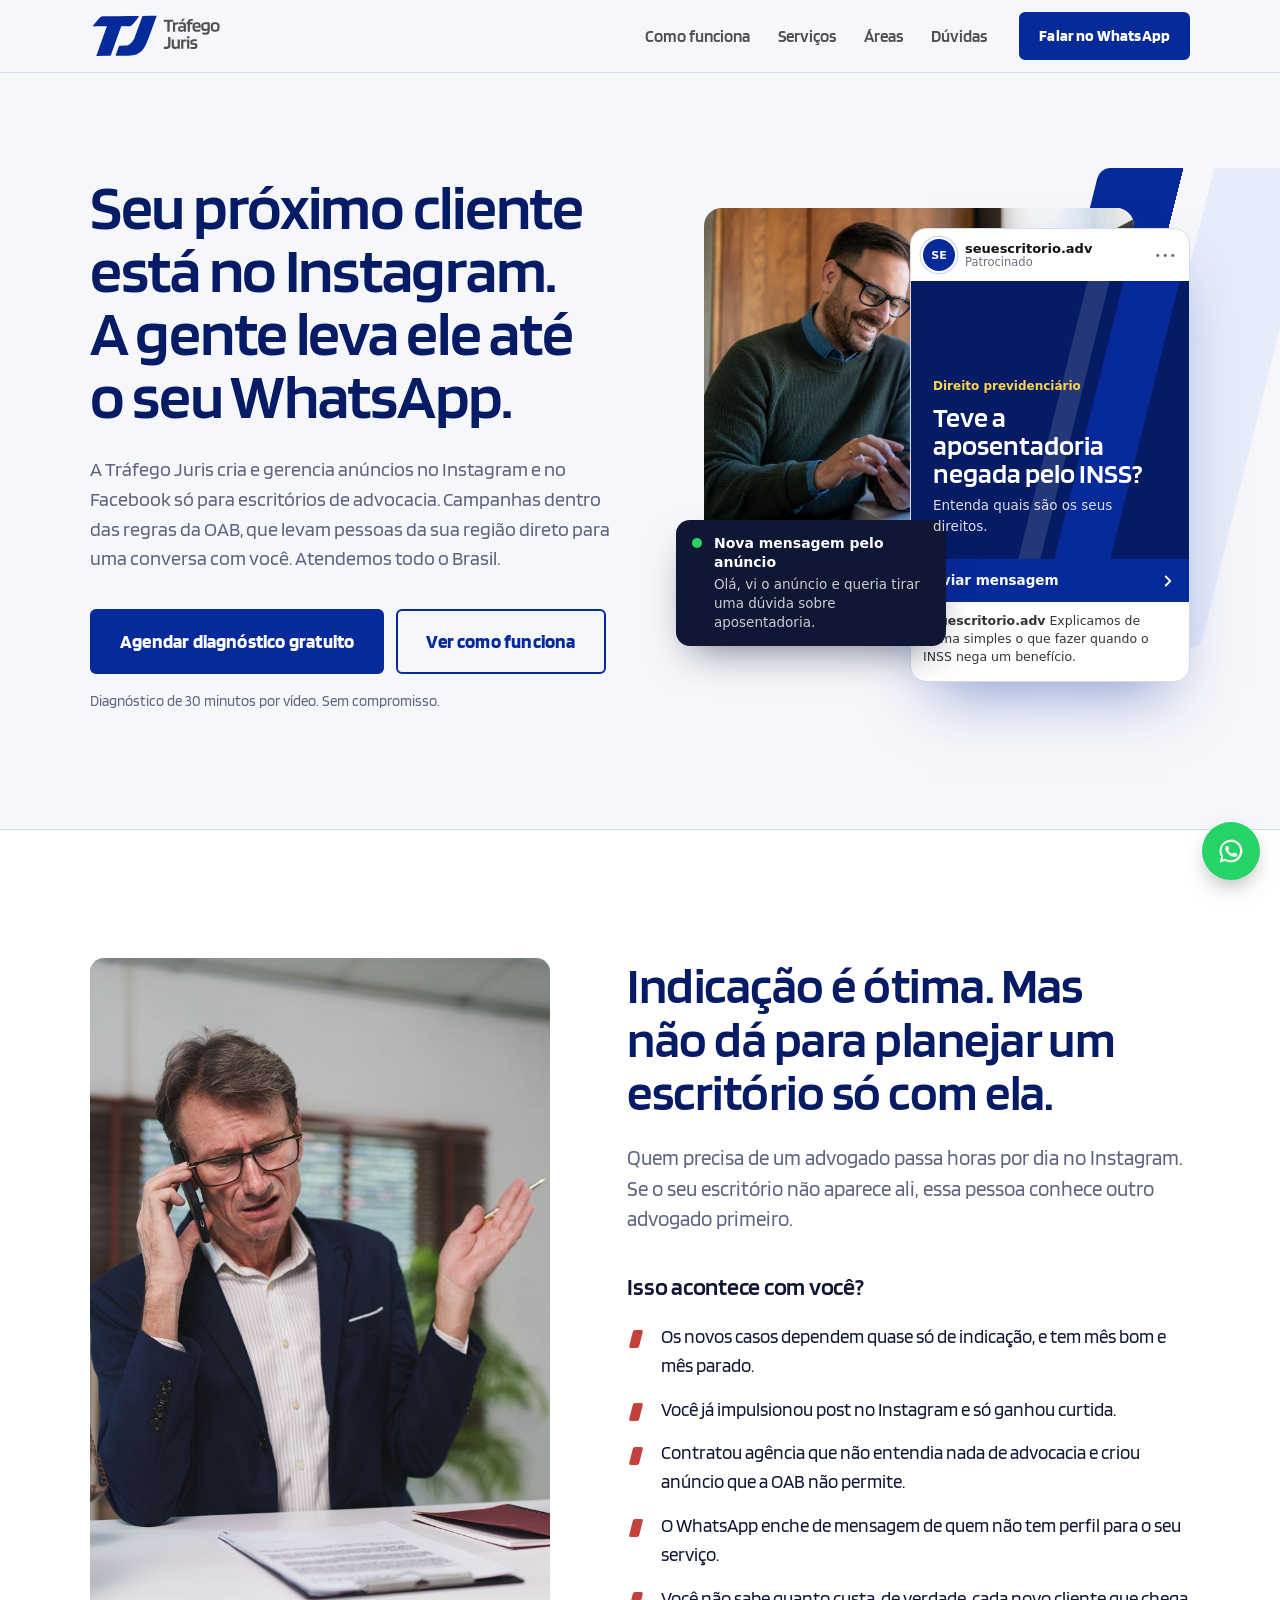
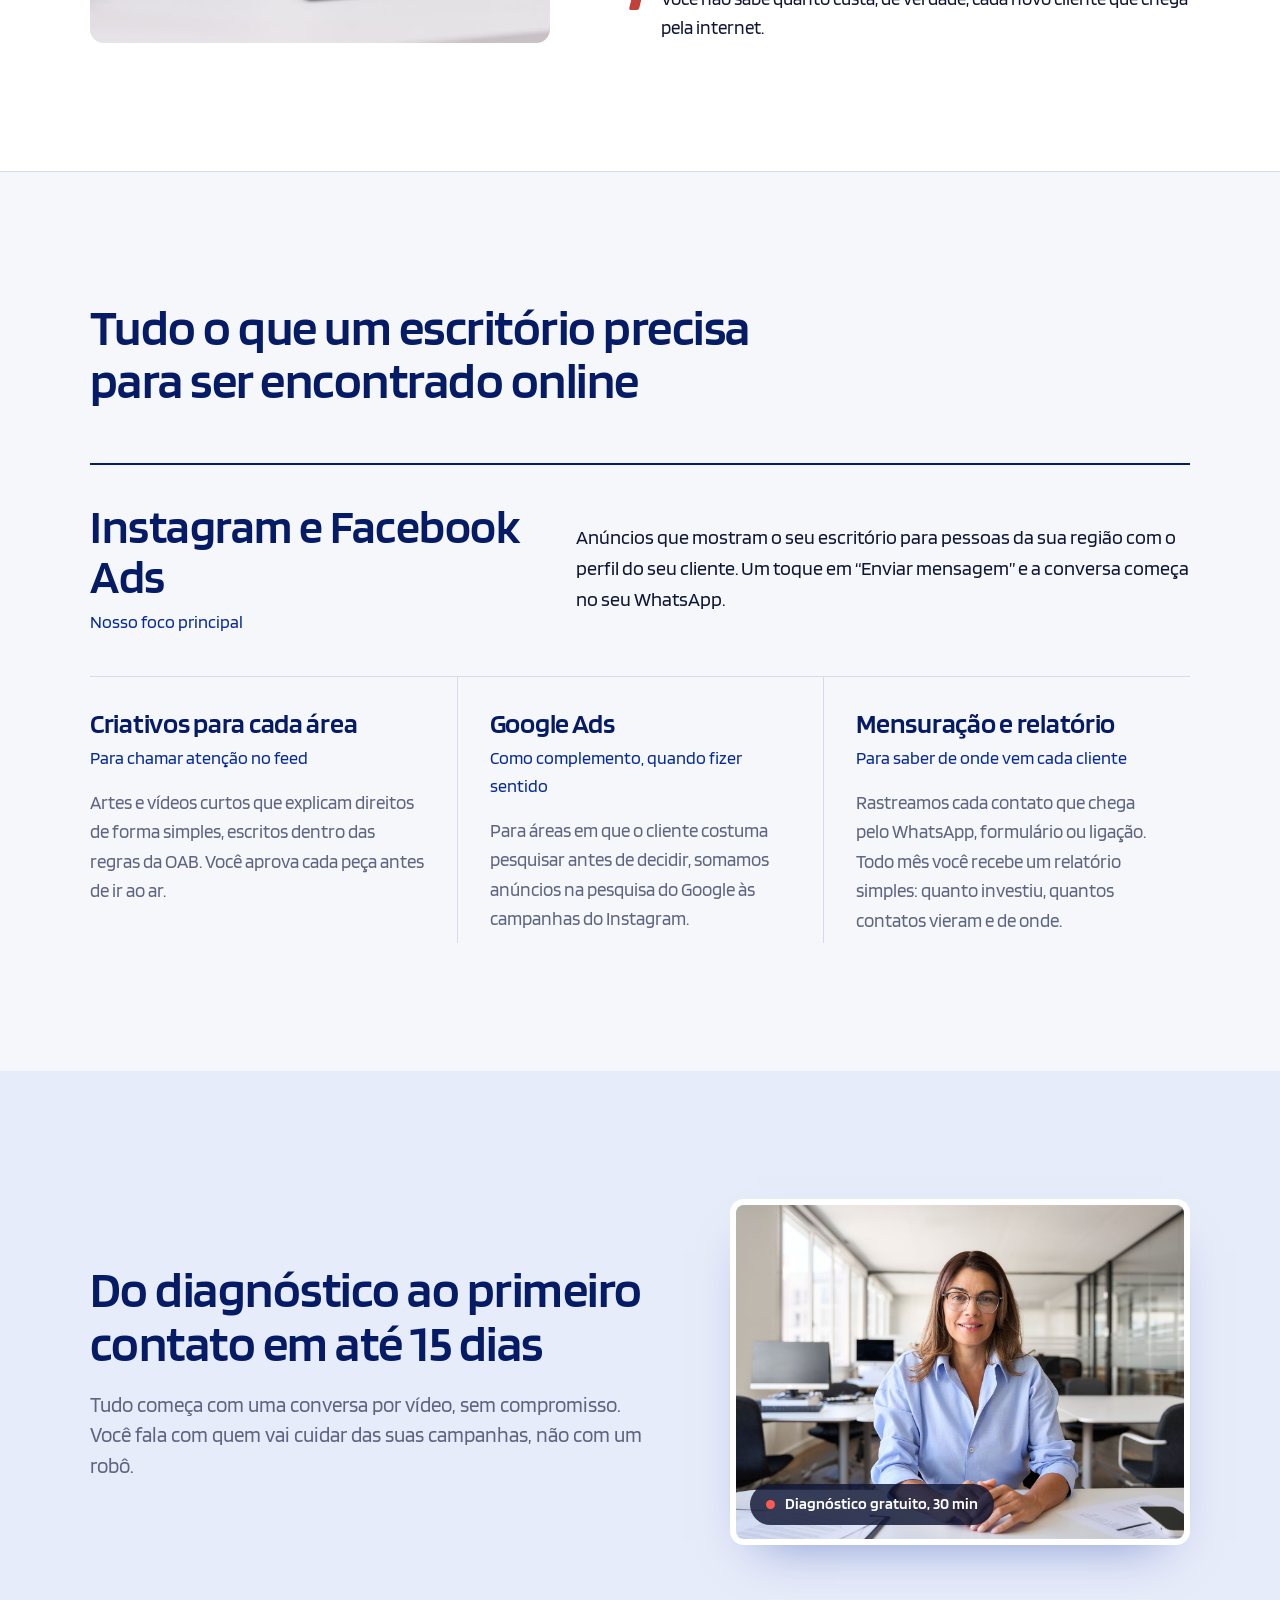
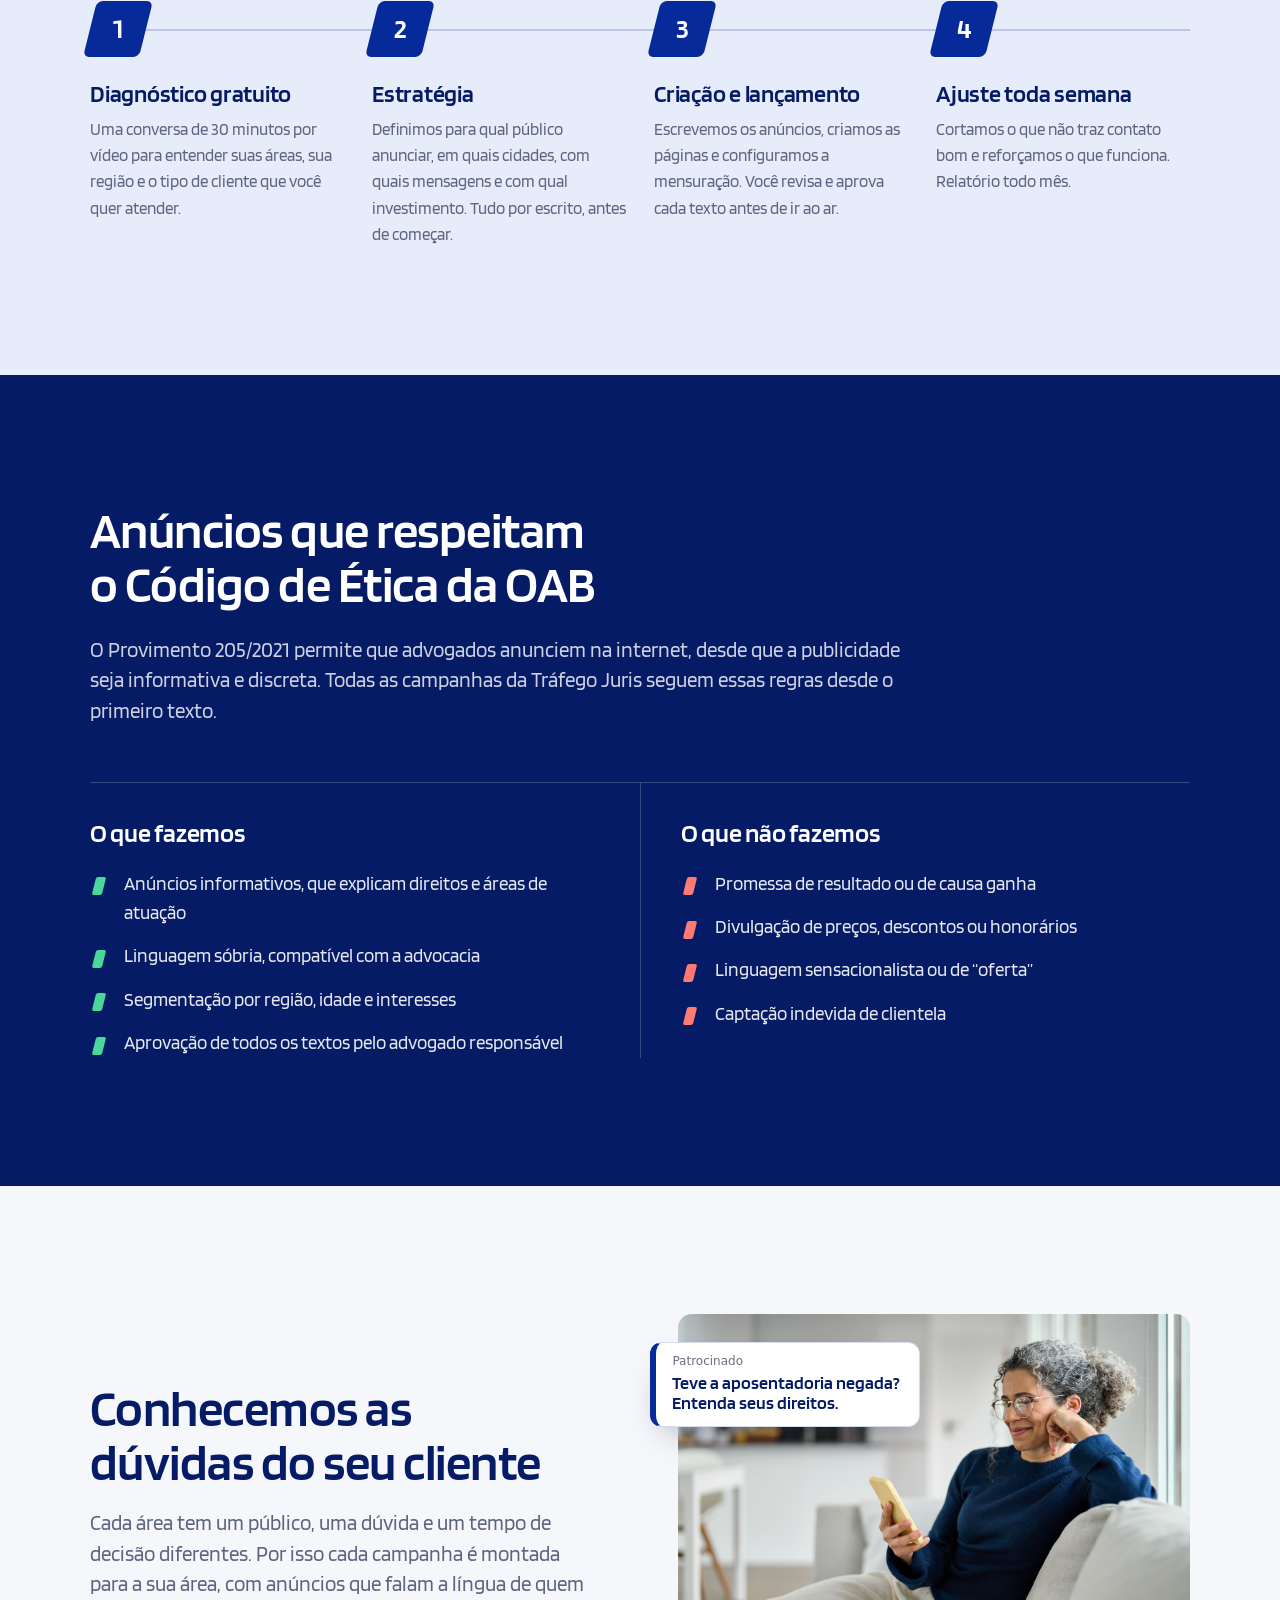
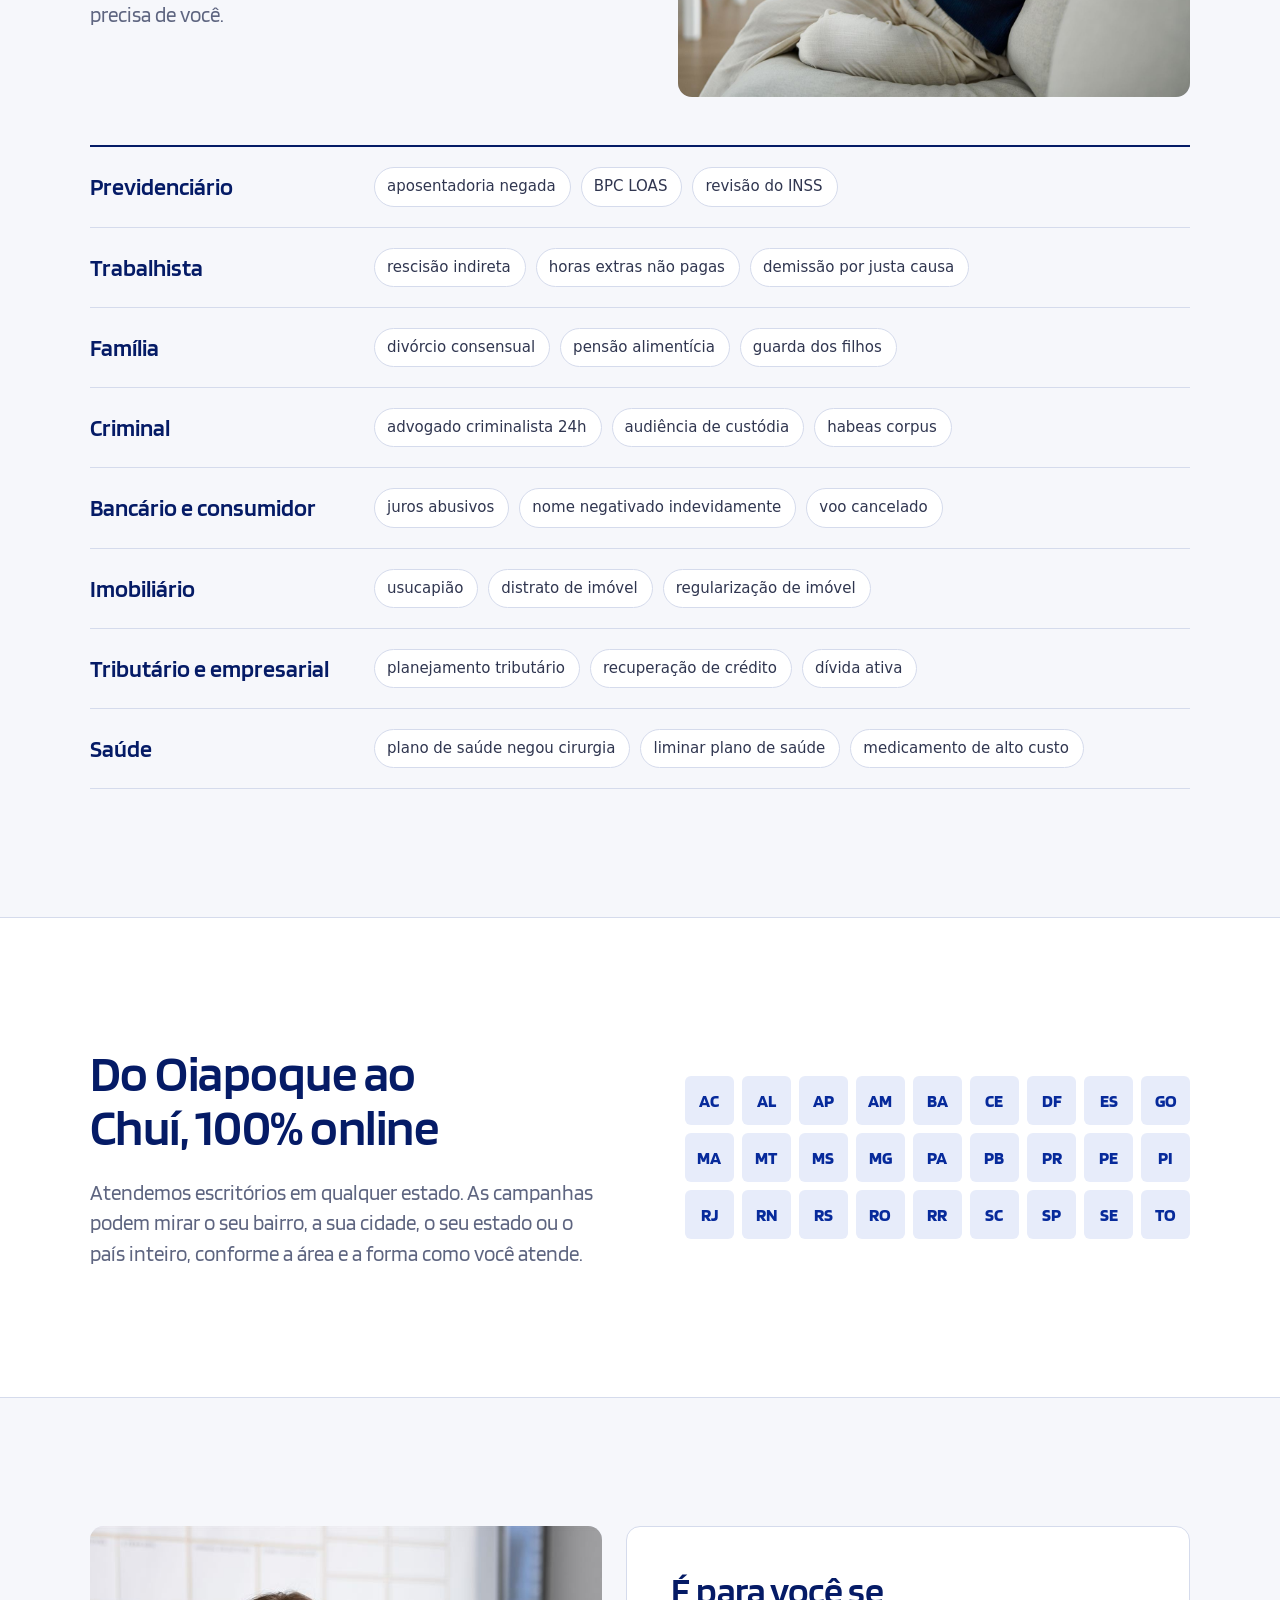
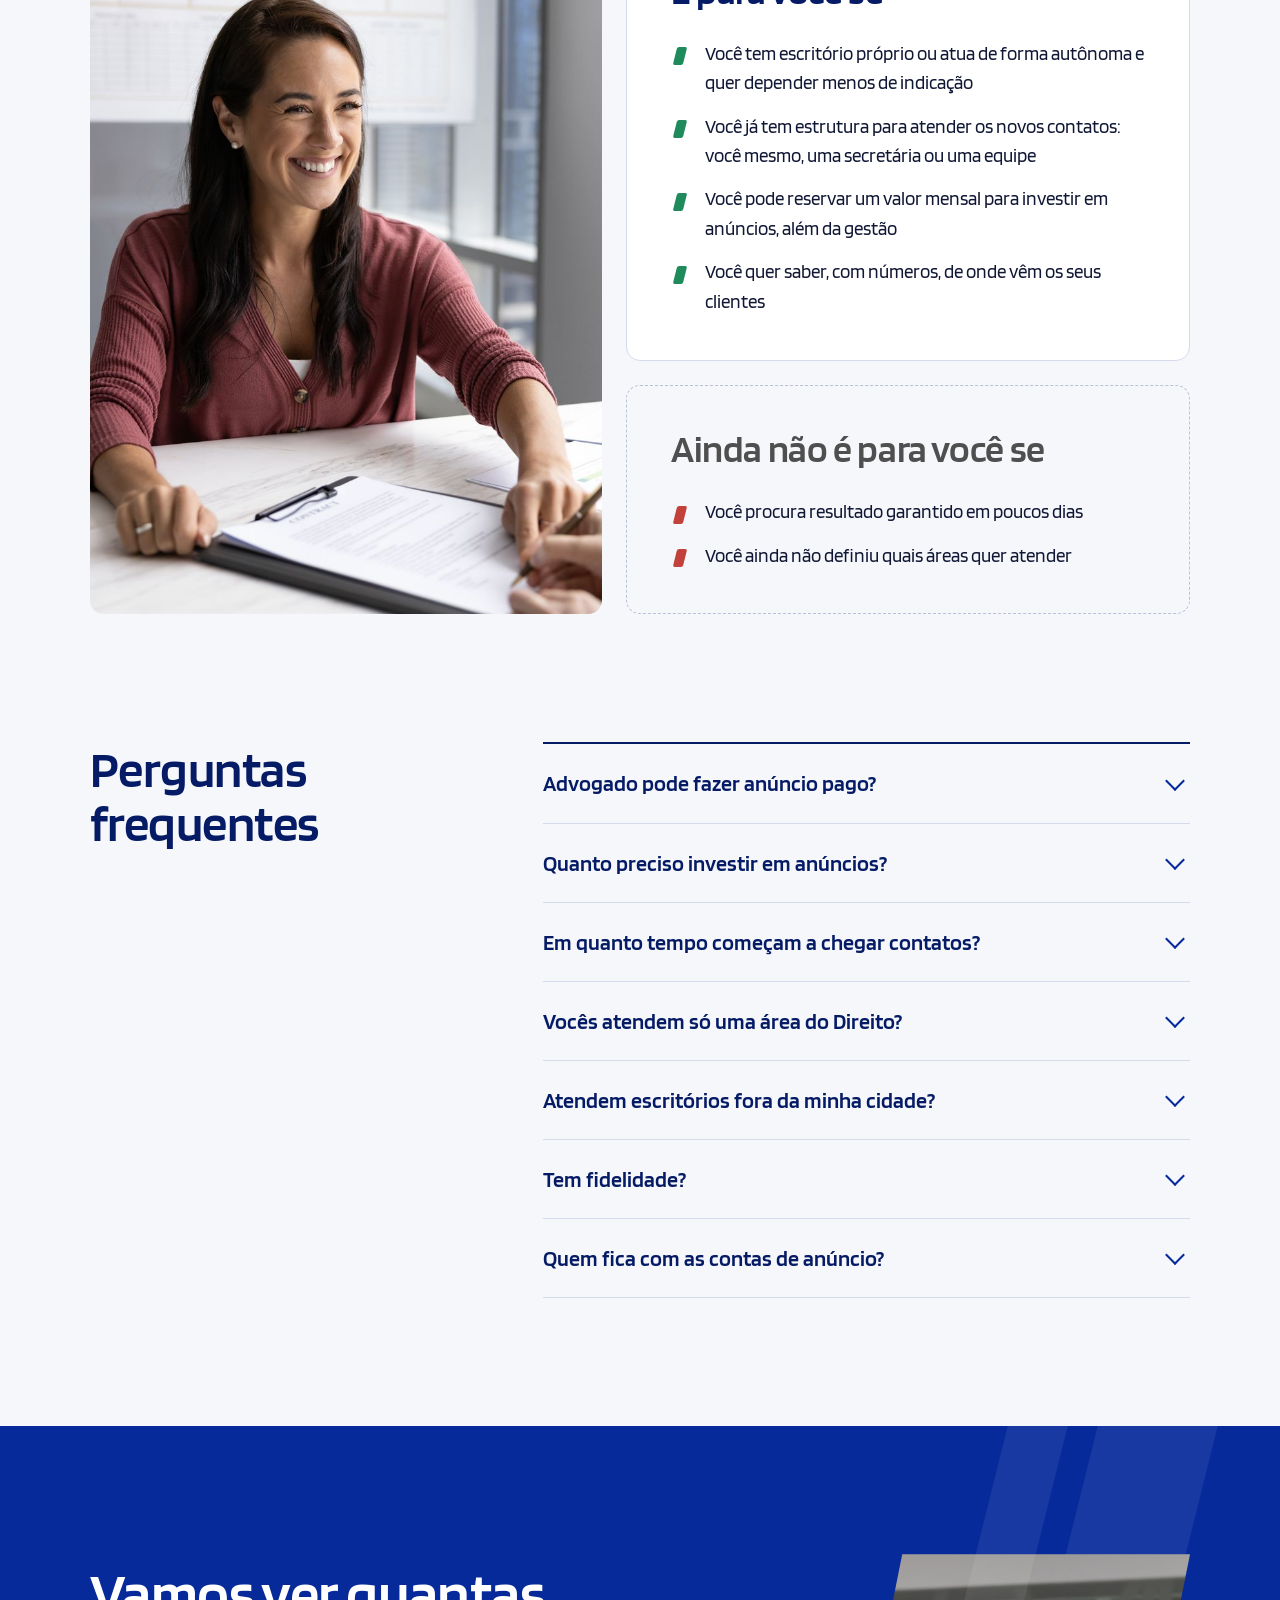
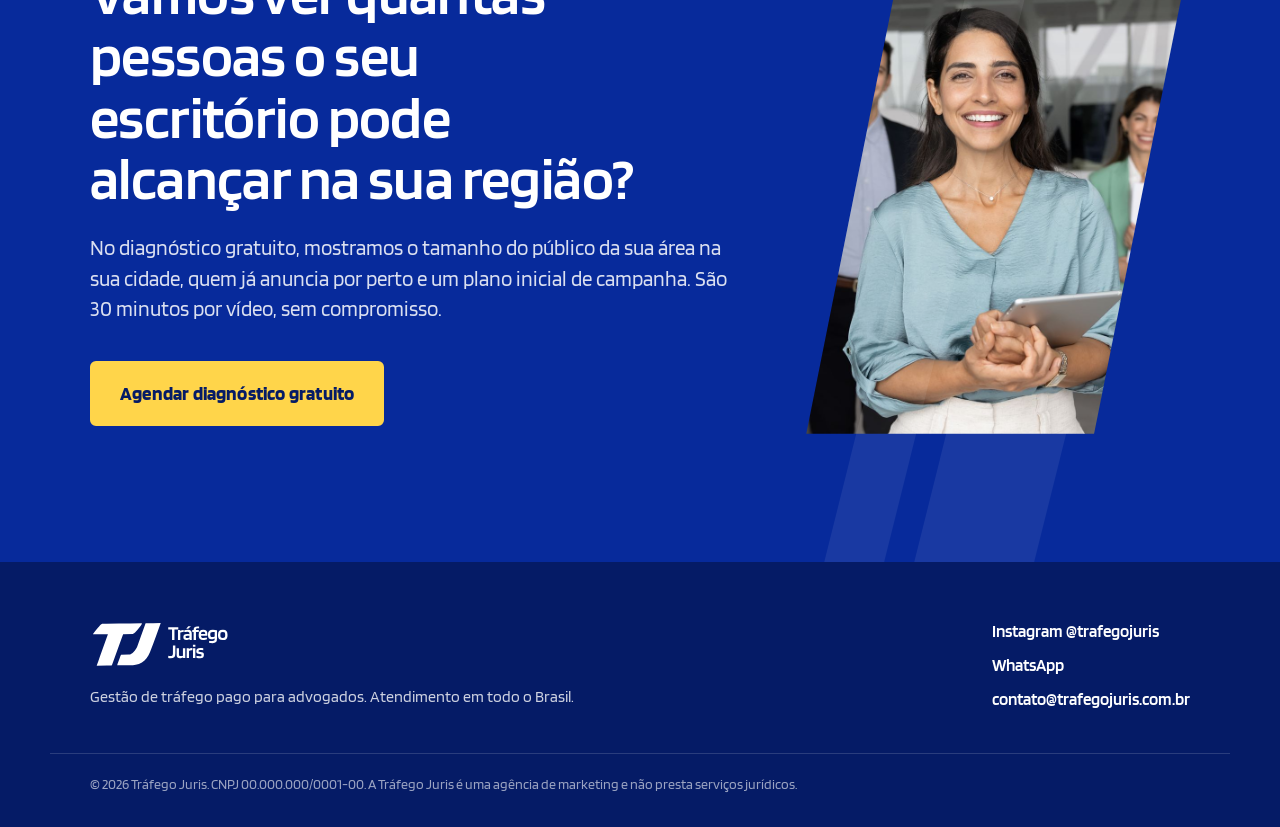
<file: index.html>
<!doctype html>
<html lang="pt-BR">
<head>
  <meta charset="utf-8">
  <meta name="viewport" content="width=device-width, initial-scale=1">
  <title>Tráfego Juris — Tráfego pago para advogados em todo o Brasil</title>
  <meta name="description" content="Anúncios no Instagram e no Facebook feitos só para escritórios de advocacia, dentro das regras da OAB. Atendimento online para todo o Brasil.">
  <meta name="theme-color" content="#072A9B">
  <link rel="icon" href="assets/img/logo-01.svg" type="image/svg+xml">
  <link rel="stylesheet" href="assets/style.css?v=3">
</head>
<body>

<a class="skip" href="#conteudo">Pular para o conteúdo</a>

<header class="topbar">
  <div class="wrap topbar__in">
    <a href="#" class="topbar__logo" aria-label="Tráfego Juris, início">
      <img src="assets/img/logo-01.svg" alt="Tráfego Juris" width="150" height="57">
    </a>
    <nav class="topbar__nav" aria-label="Principal">
      <a href="#como-funciona">Como funciona</a>
      <a href="#servicos">Serviços</a>
      <a href="#areas">Áreas</a>
      <a href="#duvidas">Dúvidas</a>
    </nav>
    <a class="btn btn--small js-wa" href="#">Falar no WhatsApp</a>
  </div>
</header>

<main id="conteudo">

  <!-- HERO -->
  <section class="hero">
    <div class="wrap hero__in">
      <div class="hero__copy">
        <h1>Seu próximo cliente está no Instagram. A gente leva ele até o seu WhatsApp.</h1>
        <p class="lead">A Tráfego Juris cria e gerencia anúncios no Instagram e no Facebook só para escritórios de advocacia. Campanhas dentro das regras da OAB, que levam pessoas da sua região direto para uma conversa com você. Atendemos todo o Brasil.</p>
        <div class="hero__ctas">
          <a class="btn js-wa" href="#">Agendar diagnóstico gratuito</a>
          <a class="btn btn--ghost" href="#como-funciona">Ver como funciona</a>
        </div>
        <p class="hero__note">Diagnóstico de 30 minutos por vídeo. Sem compromisso.</p>
      </div>

      <div class="hero__visual">
      <img class="hero__photo" src="assets/img/hero.jpg" alt="Advogado sorrindo enquanto lê uma mensagem no celular" width="1600" height="1067" fetchpriority="high">
      <article class="post" aria-label="Exemplo: anúncio do seu escritório no feed do Instagram">
        <header class="post__head">
          <span class="post__avatar" aria-hidden="true">SE</span>
          <span class="post__who"><strong>seuescritorio.adv</strong><small>Patrocinado</small></span>
          <span class="post__more" aria-hidden="true">•••</span>
        </header>
        <div class="post__art" id="postArt">
          <p class="post__area" id="postArea">Direito previdenciário</p>
          <p class="post__q" id="postQ">Teve a aposentadoria negada pelo INSS?</p>
          <p class="post__a" id="postA">Entenda quais são os seus direitos.</p>
        </div>
        <div class="post__cta">
          <span>Enviar mensagem</span>
          <svg viewBox="0 0 24 24" width="18" height="18" aria-hidden="true"><path d="M9 6l6 6-6 6" fill="none" stroke="currentColor" stroke-width="2.4" stroke-linecap="round" stroke-linejoin="round"/></svg>
        </div>
        <p class="post__cap"><strong>seuescritorio.adv</strong> <span id="postCap">Explicamos de forma simples o que fazer quando o INSS nega um benefício.</span></p>
      </article>
      <div class="toast" id="toast" aria-hidden="true">
        <span class="toast__dot"></span>
        <div>
          <strong>Nova mensagem pelo anúncio</strong>
          <span id="toastText">Olá, vi o anúncio e queria tirar uma dúvida sobre aposentadoria.</span>
        </div>
      </div>
      </div>
    </div>
  </section>

  <!-- PROBLEMA -->
  <section class="sec problem">
    <div class="wrap problem__in">
      <img class="photo problem__photo" src="assets/img/problema.jpg" alt="Advogado preocupado falando ao telefone em seu escritório" width="1600" height="1067" loading="lazy">
      <div class="problem__text">
        <h2>Indicação é ótima. Mas não dá para planejar um escritório só com ela.</h2>
        <p class="problem__lead">Quem precisa de um advogado passa horas por dia no Instagram. Se o seu escritório não aparece ali, essa pessoa conhece outro advogado primeiro.</p>
        <h3 class="problem__q">Isso acontece com você?</h3>
        <ul class="ticks ticks--x">
          <li>Os novos casos dependem quase só de indicação, e tem mês bom e mês parado.</li>
          <li>Você já impulsionou post no Instagram e só ganhou curtida.</li>
          <li>Contratou agência que não entendia nada de advocacia e criou anúncio que a OAB não permite.</li>
          <li>O WhatsApp enche de mensagem de quem não tem perfil para o seu serviço.</li>
          <li>Você não sabe quanto custa, de verdade, cada novo cliente que chega pela internet.</li>
        </ul>
      </div>
    </div>
  </section>

  <!-- SERVIÇOS -->
  <section class="sec services" id="servicos">
    <div class="wrap">
      <h2 class="sec__title">Tudo o que um escritório precisa para ser encontrado online</h2>
      <div class="services__grid">
        <article class="svc svc--main">
          <h3>Instagram e Facebook Ads</h3>
          <p class="svc__tag">Nosso foco principal</p>
          <p>Anúncios que mostram o seu escritório para pessoas da sua região com o perfil do seu cliente. Um toque em “Enviar mensagem” e a conversa começa no seu WhatsApp.</p>
        </article>
        <article class="svc">
          <h3>Criativos para cada área</h3>
          <p class="svc__tag">Para chamar atenção no feed</p>
          <p>Artes e vídeos curtos que explicam direitos de forma simples, escritos dentro das regras da OAB. Você aprova cada peça antes de ir ao ar.</p>
        </article>
        <article class="svc">
          <h3>Google Ads</h3>
          <p class="svc__tag">Como complemento, quando fizer sentido</p>
          <p>Para áreas em que o cliente costuma pesquisar antes de decidir, somamos anúncios na pesquisa do Google às campanhas do Instagram.</p>
        </article>
        <article class="svc">
          <h3>Mensuração e relatório</h3>
          <p class="svc__tag">Para saber de onde vem cada cliente</p>
          <p>Rastreamos cada contato que chega pelo WhatsApp, formulário ou ligação. Todo mês você recebe um relatório simples: quanto investiu, quantos contatos vieram e de onde.</p>
        </article>
      </div>
    </div>
  </section>

  <!-- COMO FUNCIONA -->
  <section class="sec steps" id="como-funciona">
    <div class="wrap">
      <div class="steps__head">
        <div>
          <h2 class="sec__title">Do diagnóstico ao primeiro contato em até 15 dias</h2>
          <p>Tudo começa com uma conversa por vídeo, sem compromisso. Você fala com quem vai cuidar das suas campanhas, não com um robô.</p>
        </div>
        <figure class="call">
          <img class="photo" src="assets/img/video.jpg" alt="Especialista da Tráfego Juris em uma chamada de vídeo" width="1600" height="1067" loading="lazy">
          <figcaption class="call__bar"><span class="call__live" aria-hidden="true"></span>Diagnóstico gratuito, 30 min</figcaption>
        </figure>
      </div>
      <ol class="steps__list">
        <li>
          <span class="steps__n" aria-hidden="true">1</span>
          <h3>Diagnóstico gratuito</h3>
          <p>Uma conversa de 30 minutos por vídeo para entender suas áreas, sua região e o tipo de cliente que você quer atender.</p>
        </li>
        <li>
          <span class="steps__n" aria-hidden="true">2</span>
          <h3>Estratégia</h3>
          <p>Definimos para qual público anunciar, em quais cidades, com quais mensagens e com qual investimento. Tudo por escrito, antes de começar.</p>
        </li>
        <li>
          <span class="steps__n" aria-hidden="true">3</span>
          <h3>Criação e lançamento</h3>
          <p>Escrevemos os anúncios, criamos as páginas e configuramos a mensuração. Você revisa e aprova cada texto antes de ir ao ar.</p>
        </li>
        <li>
          <span class="steps__n" aria-hidden="true">4</span>
          <h3>Ajuste toda semana</h3>
          <p>Cortamos o que não traz contato bom e reforçamos o que funciona. Relatório todo mês.</p>
        </li>
      </ol>
    </div>
  </section>

  <!-- OAB -->
  <section class="sec ethics">
    <div class="wrap">
      <div class="ethics__head">
        <h2>Anúncios que respeitam o Código de Ética da OAB</h2>
        <p>O Provimento 205/2021 permite que advogados anunciem na internet, desde que a publicidade seja informativa e discreta. Todas as campanhas da Tráfego Juris seguem essas regras desde o primeiro texto.</p>
      </div>
      <div class="ethics__cols">
        <div>
          <h3>O que fazemos</h3>
          <ul class="ticks ticks--ok">
            <li>Anúncios informativos, que explicam direitos e áreas de atuação</li>
            <li>Linguagem sóbria, compatível com a advocacia</li>
            <li>Segmentação por região, idade e interesses</li>
            <li>Aprovação de todos os textos pelo advogado responsável</li>
          </ul>
        </div>
        <div>
          <h3>O que não fazemos</h3>
          <ul class="ticks ticks--x">
            <li>Promessa de resultado ou de causa ganha</li>
            <li>Divulgação de preços, descontos ou honorários</li>
            <li>Linguagem sensacionalista ou de “oferta”</li>
            <li>Captação indevida de clientela</li>
          </ul>
        </div>
      </div>
    </div>
  </section>

  <!-- ÁREAS -->
  <section class="sec areas" id="areas">
    <div class="wrap">
      <div class="areas__head">
        <div>
          <h2 class="sec__title">Conhecemos as dúvidas do seu cliente</h2>
          <p>Cada área tem um público, uma dúvida e um tempo de decisão diferentes. Por isso cada campanha é montada para a sua área, com anúncios que falam a língua de quem precisa de você.</p>
        </div>
        <figure class="searcher">
          <img class="photo" src="assets/img/cliente.jpg" alt="Mulher lendo no celular em casa" width="1600" height="1067" loading="lazy">
          <figcaption class="searcher__q"><small>Patrocinado</small>Teve a aposentadoria negada? Entenda seus direitos.</figcaption>
        </figure>
      </div>
      <dl class="areas__list">
        <div><dt>Previdenciário</dt><dd><span>aposentadoria negada</span><span>BPC LOAS</span><span>revisão do INSS</span></dd></div>
        <div><dt>Trabalhista</dt><dd><span>rescisão indireta</span><span>horas extras não pagas</span><span>demissão por justa causa</span></dd></div>
        <div><dt>Família</dt><dd><span>divórcio consensual</span><span>pensão alimentícia</span><span>guarda dos filhos</span></dd></div>
        <div><dt>Criminal</dt><dd><span>advogado criminalista 24h</span><span>audiência de custódia</span><span>habeas corpus</span></dd></div>
        <div><dt>Bancário e consumidor</dt><dd><span>juros abusivos</span><span>nome negativado indevidamente</span><span>voo cancelado</span></dd></div>
        <div><dt>Imobiliário</dt><dd><span>usucapião</span><span>distrato de imóvel</span><span>regularização de imóvel</span></dd></div>
        <div><dt>Tributário e empresarial</dt><dd><span>planejamento tributário</span><span>recuperação de crédito</span><span>dívida ativa</span></dd></div>
        <div><dt>Saúde</dt><dd><span>plano de saúde negou cirurgia</span><span>liminar plano de saúde</span><span>medicamento de alto custo</span></dd></div>
      </dl>
    </div>
  </section>

  <!-- BRASIL -->
  <section class="sec brasil">
    <div class="wrap brasil__in">
      <div>
        <h2>Do Oiapoque ao Chuí, 100% online</h2>
        <p>Atendemos escritórios em qualquer estado. As campanhas podem mirar o seu bairro, a sua cidade, o seu estado ou o país inteiro, conforme a área e a forma como você atende.</p>
      </div>
      <ul class="ufs" aria-label="Estados atendidos: todos os 26 estados e o Distrito Federal">
        <li>AC</li><li>AL</li><li>AP</li><li>AM</li><li>BA</li><li>CE</li><li>DF</li><li>ES</li><li>GO</li>
        <li>MA</li><li>MT</li><li>MS</li><li>MG</li><li>PA</li><li>PB</li><li>PR</li><li>PE</li><li>PI</li>
        <li>RJ</li><li>RN</li><li>RS</li><li>RO</li><li>RR</li><li>SC</li><li>SP</li><li>SE</li><li>TO</li>
      </ul>
    </div>
  </section>

  <!-- PARA QUEM -->
  <section class="sec fit">
    <div class="wrap fit__in">
      <img class="photo fit__photo" src="assets/img/atendimento.jpg" alt="Advogada sorridente atendendo uma cliente" width="1600" height="1067" loading="lazy">
      <div class="fit__yes">
        <h2>É para você se</h2>
        <ul class="ticks ticks--ok">
          <li>Você tem escritório próprio ou atua de forma autônoma e quer depender menos de indicação</li>
          <li>Você já tem estrutura para atender os novos contatos: você mesmo, uma secretária ou uma equipe</li>
          <li>Você pode reservar um valor mensal para investir em anúncios, além da gestão</li>
          <li>Você quer saber, com números, de onde vêm os seus clientes</li>
        </ul>
      </div>
      <div class="fit__no">
        <h2>Ainda não é para você se</h2>
        <ul class="ticks ticks--x">
          <li>Você procura resultado garantido em poucos dias</li>
          <li>Você ainda não definiu quais áreas quer atender</li>
        </ul>
      </div>
    </div>
  </section>

  <!-- FAQ -->
  <section class="sec faq" id="duvidas">
    <div class="wrap faq__in">
      <h2 class="sec__title">Perguntas frequentes</h2>
      <div class="faq__list">
        <details>
          <summary>Advogado pode fazer anúncio pago?</summary>
          <p>Pode. O Provimento 205/2021 da OAB autoriza o impulsionamento e os anúncios pagos, desde que o conteúdo seja informativo, sem promessa de resultado e sem divulgação de preços.</p>
        </details>
        <details>
          <summary>Quanto preciso investir em anúncios?</summary>
          <p>Depende da área, da cidade e da concorrência. No diagnóstico gratuito mostramos uma estimativa para o seu caso. O valor dos anúncios é pago diretamente à Meta (e ao Google, quando usado), separado da nossa gestão.</p>
        </details>
        <details>
          <summary>Em quanto tempo começam a chegar contatos?</summary>
          <p>No Instagram e no Facebook, as primeiras mensagens costumam chegar nas primeiras semanas após o lançamento. As campanhas melhoram com os ajustes semanais, normalmente ao longo dos três primeiros meses.</p>
        </details>
        <details>
          <summary>Vocês atendem só uma área do Direito?</summary>
          <p>Não. Trabalhamos com todas as áreas. Se o seu escritório tem mais de uma, criamos campanhas separadas para cada uma.</p>
        </details>
        <details>
          <summary>Atendem escritórios fora da minha cidade?</summary>
          <p>Sim. Todo o atendimento é online, por vídeo e WhatsApp, para escritórios de qualquer estado.</p>
        </details>
        <details>
          <summary>Tem fidelidade?</summary>
          <p>Não trabalhamos com multa de fidelidade. Pedimos apenas 30 dias de aviso para encerrar.</p>
        </details>
        <details>
          <summary>Quem fica com as contas de anúncio?</summary>
          <p>Você. A conta de anúncios da Meta (e a do Google, se houver) fica no nome do seu escritório. Se um dia parar de trabalhar com a gente, tudo continua seu.</p>
        </details>
      </div>
    </div>
  </section>

  <!-- CTA FINAL -->
  <section class="final">
    <div class="wrap final__in">
      <div>
        <h2>Vamos ver quantas pessoas o seu escritório pode alcançar na sua região?</h2>
        <p>No diagnóstico gratuito, mostramos o tamanho do público da sua área na sua cidade, quem já anuncia por perto e um plano inicial de campanha. São 30 minutos por vídeo, sem compromisso.</p>
        <a class="btn btn--light js-wa" href="#">Agendar diagnóstico gratuito</a>
      </div>
      <img class="final__photo" src="assets/img/equipe.jpg" alt="Advogada sorrindo à frente da equipe do escritório" width="1600" height="1067" loading="lazy">
    </div>
  </section>

</main>

<footer class="foot">
  <div class="wrap foot__in">
    <div>
      <img src="assets/img/logo-02.svg" alt="Tráfego Juris" width="150" height="57">
      <p>Gestão de tráfego pago para advogados. Atendimento em todo o Brasil.</p>
    </div>
    <ul class="foot__links">
      <li><a href="https://instagram.com/trafegojuris" target="_blank" rel="noopener">Instagram @trafegojuris</a></li>
      <li><a class="js-wa" href="#">WhatsApp</a></li>
      <li><a href="mailto:contato@trafegojuris.com.br">contato@trafegojuris.com.br</a></li>
    </ul>
  </div>
  <div class="wrap foot__legal">
    <p>© 2026 Tráfego Juris. CNPJ 00.000.000/0001-00. A Tráfego Juris é uma agência de marketing e não presta serviços jurídicos.</p>
  </div>
</footer>

<a class="wa-float js-wa" href="#" aria-label="Falar no WhatsApp">
  <svg viewBox="0 0 32 32" width="28" height="28" aria-hidden="true"><path fill="currentColor" d="M16 3a13 13 0 0 0-11.2 19.6L3 29l6.6-1.7A13 13 0 1 0 16 3Zm0 23.6c-2 0-4-.6-5.7-1.6l-.4-.2-3.9 1 1-3.8-.3-.4A10.6 10.6 0 1 1 16 26.6Zm5.8-7.9c-.3-.2-1.9-.9-2.2-1-.3-.1-.5-.2-.7.2-.2.3-.8 1-1 1.2-.2.2-.4.2-.7.1a8.7 8.7 0 0 1-4.3-3.8c-.3-.6.3-.5.9-1.7.1-.2 0-.4 0-.6l-1-2.4c-.3-.6-.5-.5-.7-.5h-.6c-.2 0-.6.1-.9.4-.3.3-1.2 1.1-1.2 2.8s1.2 3.3 1.4 3.5c.2.2 2.4 3.7 5.8 5.1 2.2.9 3 1 4.1.8.7-.1 1.9-.8 2.2-1.5.3-.8.3-1.4.2-1.5-.1-.2-.3-.3-.6-.4Z"/></svg>
</a>

<script src="assets/script.js?v=3"></script>
</body>
</html>
</file>
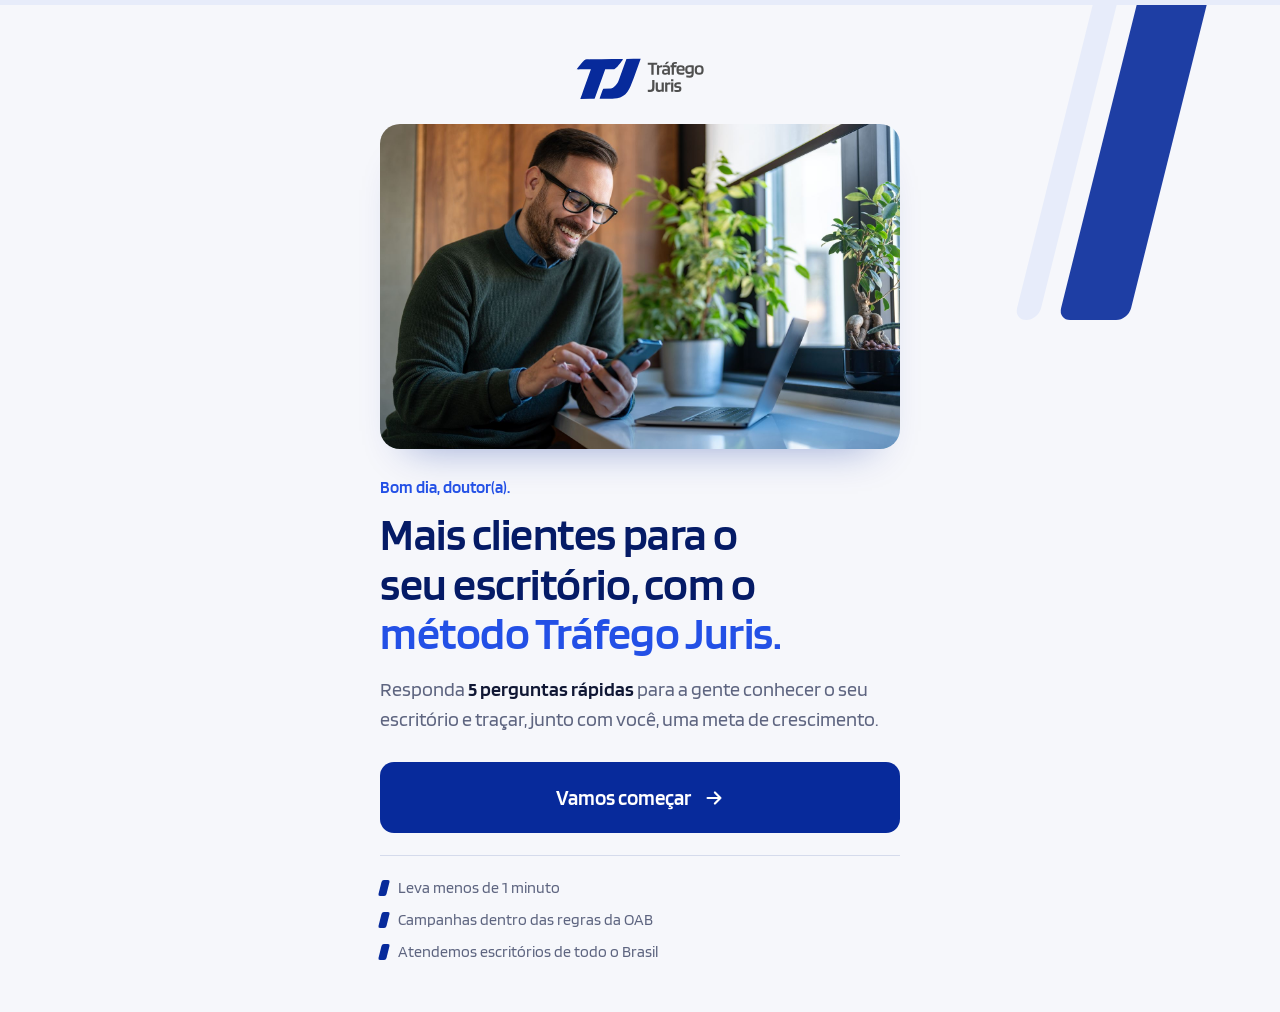
<file: diagnostico/index.html>
<!doctype html>
<html lang="pt-BR">
<head>
<meta charset="utf-8">
<meta name="viewport" content="width=device-width, initial-scale=1">
<title>Método Tráfego Juris</title>
<meta name="description" content="Responda 5 perguntas rápidas para conhecermos o seu escritório e traçarmos juntos uma meta para alcançar mais clientes.">
<meta name="theme-color" content="#072A9B">
<link rel="icon" href="../assets/img/logo-01.svg" type="image/svg+xml">
<style>
@font-face { font-family: "Blinker"; src: url("../assets/fonts/Blinker-Regular.ttf") format("truetype"); font-weight: 400; font-display: swap; }
@font-face { font-family: "Blinker"; src: url("../assets/fonts/Blinker-SemiBold.ttf") format("truetype"); font-weight: 600; font-display: swap; }

/* Mesmas cores e fonte do site (assets/style.css) */
:root {
  --blue: #072A9B; --blue-deep: #051B66; --vivid: #2350E6; --mist: #E7ECFA; --paper: #F6F7FB;
  --ink: #101734; --muted: #5E6580; --line: #D5DBEC; --signal: #FFD54A; --w: #FFFFFF;
  --f: "Blinker", "Segoe UI", system-ui, sans-serif;
  --skew: -14deg;
  --col: 560px;
}
* { box-sizing: border-box; margin: 0; padding: 0; }
html { -webkit-text-size-adjust: 100%; }
body { min-height: 100vh; min-height: 100dvh; background: var(--paper); color: var(--ink); font-family: var(--f); font-size: 18px; line-height: 1.5; -webkit-font-smoothing: antialiased; }
img { display: block; max-width: 100%; }
button, input { font: inherit; color: inherit; }
:focus-visible { outline: 3px solid var(--signal); outline-offset: 3px; border-radius: 6px; }

/* Barra de progresso */
.progress { position: fixed; inset: 0 0 auto; height: 5px; background: var(--mist); z-index: 10; }
.progress span { display: block; height: 100%; width: 0; background: var(--vivid); border-radius: 0 3px 3px 0; transition: width .5s cubic-bezier(.2,.8,.3,1); }

/* Coluna */
.wrap { max-width: var(--col); margin: 0 auto; padding: 28px 20px 48px; position: relative; }
.top { display: flex; justify-content: center; padding: 6px 0 20px; }
.top img { width: 132px; height: auto; }
/* hastes inclinadas do TJ, discretas no canto */
.bars { position: absolute; right: -50px; top: -40px; width: 150px; height: 150px; pointer-events: none; z-index: 0; }
.bars::before, .bars::after { content: ""; position: absolute; top: 0; height: 100%; transform: skewX(var(--skew)); border-radius: 0 0 12px 12px; }
.bars::before { right: 30px; width: 70px; background: var(--blue); opacity: .9; }
.bars::after { right: 120px; width: 24px; background: var(--mist); }

/* Etapas */
.step { display: none; position: relative; z-index: 1; }
.step.is-on { display: block; animation: enter .45s cubic-bezier(.2,.8,.3,1) both; }
.step.is-back { animation-name: enterBack; }
@keyframes enter { from { opacity: 0; transform: translateY(18px); } to { opacity: 1; transform: none; } }
@keyframes enterBack { from { opacity: 0; transform: translateY(-14px); } to { opacity: 1; transform: none; } }

.photo { width: 100%; height: auto; aspect-ratio: 16 / 10; object-fit: cover; border-radius: 20px; background: var(--mist); margin-bottom: 26px; box-shadow: 0 24px 40px -28px rgba(7, 42, 155, .45); }
.kicker { font-size: 17px; font-weight: 600; color: var(--vivid); margin-bottom: 8px; }
h1, h2 { font-weight: 600; color: var(--blue-deep); letter-spacing: -0.01em; line-height: 1.08; text-wrap: balance; }
h1 { font-size: clamp(34px, 8.6vw, 46px); }
h2 { font-size: clamp(27px, 6.8vw, 34px); margin-bottom: 22px; }
h1 em { font-style: normal; color: var(--vivid); }
.lead { margin-top: 16px; font-size: 20px; color: var(--muted); text-wrap: pretty; }
.lead b { color: var(--ink); font-weight: 600; }

/* Opções */
.options { display: grid; gap: 12px; }
.opt {
  display: flex; align-items: center; gap: 16px; width: 100%; text-align: left; cursor: pointer;
  background: var(--w); border: 2px solid var(--line); border-radius: 16px; padding: 18px 18px 18px 20px;
  font-size: 19px; font-weight: 600; color: var(--ink); line-height: 1.25;
  transition: border-color .2s, background-color .2s, transform .15s;
}
.opt::before { content: ""; flex: none; width: 10px; height: 22px; border-radius: 2px; background: var(--vivid); transform: skewX(var(--skew)); }
.opt .txt { flex: 1; }
.opt .txt small { display: block; margin-top: 2px; font-size: 16px; font-weight: 400; color: var(--muted); }
.opt .dot { flex: none; width: 26px; height: 26px; border-radius: 50%; border: 2px solid var(--line); display: grid; place-items: center; transition: border-color .2s, background-color .2s; }
.opt:hover { border-color: #AFC0EE; }
.opt:active { transform: scale(.99); }
.opt[aria-checked="true"] { border-color: var(--vivid); background: var(--mist); }
.opt[aria-checked="true"] .dot { border-color: var(--vivid); background: var(--vivid); }
.opt[aria-checked="true"] .dot::after { content: ""; width: 10px; height: 10px; border-radius: 50%; background: var(--w); }
/* várias respostas: caixinha quadrada com check, em vez de bolinha */
.opt--multi .dot { border-radius: 7px; }
.opt--multi[aria-checked="true"] .dot::after { width: 6px; height: 12px; border-radius: 0; background: none; border: solid var(--w); border-width: 0 3px 3px 0; transform: translateY(-1px) rotate(45deg); }
.hint { margin: -12px 0 18px; font-size: 17px; color: var(--muted); }
.btn--next { margin-top: 20px; }
.options--grid { grid-template-columns: 1fr 1fr; }
.options--grid .opt { padding: 16px 14px 16px 16px; font-size: 18px; gap: 12px; }
@media (max-width: 380px) { .options--grid { grid-template-columns: 1fr; } }

/* Botões */
.btn {
  display: inline-flex; align-items: center; justify-content: center; gap: 12px; width: 100%;
  border: 0; border-radius: 14px; padding: 20px 24px; cursor: pointer;
  background: var(--blue); color: var(--w); font-size: 21px; font-weight: 600; text-decoration: none;
  transition: background-color .2s, transform .15s;
}
.btn:hover { background: var(--blue-deep); }
.btn:active { transform: translateY(1px); }
.btn svg { width: 22px; height: 22px; }
.btn[disabled] { opacity: .5; cursor: not-allowed; }
.btn--wa { background: #25D366; color: #fff; }
.btn--wa:hover { background: #1EB457; }
.btn--wa svg { width: 26px; height: 26px; }
.back { display: block; margin: 22px auto 0; background: none; border: 0; cursor: pointer; color: var(--muted); font-size: 17px; padding: 8px 12px; }
.back:hover { color: var(--blue); }

/* Abertura */
.intro .btn { margin-top: 28px; }
.trust { margin-top: 22px; padding-top: 20px; border-top: 1px solid var(--line); display: grid; gap: 8px; font-size: 16px; color: var(--muted); }
.trust li { list-style: none; display: flex; align-items: center; gap: 10px; }
.trust li::before { content: ""; width: 8px; height: 16px; border-radius: 2px; background: var(--blue); transform: skewX(var(--skew)); flex: none; }

/* Formulário */
.field { display: grid; gap: 8px; margin-bottom: 18px; }
.field label { font-size: 16px; font-weight: 600; color: var(--muted); }
.field input {
  width: 100%; background: var(--w); border: 2px solid var(--line); border-radius: 14px; padding: 18px;
  font-size: 20px; color: var(--ink); outline: none; transition: border-color .2s;
}
.field input::placeholder { color: #A3AAC4; }
.field input:focus { border-color: var(--vivid); }
.phone { display: flex; align-items: center; background: var(--w); border: 2px solid var(--line); border-radius: 14px; transition: border-color .2s; }
.phone:focus-within { border-color: var(--vivid); }
.phone span { padding-left: 18px; font-size: 20px; font-weight: 600; color: var(--muted); }
.phone input { border: 0; padding-left: 10px; }
.field .err { font-size: 15px; color: #C2413B; min-height: 1em; }
.safe { display: flex; align-items: center; gap: 8px; font-size: 15px; color: var(--muted); margin: 4px 0 18px; }
.safe svg { width: 18px; height: 18px; flex: none; }

/* Fim */
.done { text-align: center; }
.done .check { width: 84px; height: 84px; margin: 20px auto 22px; border-radius: 50%; background: var(--vivid); display: grid; place-items: center; }
.done .check svg { width: 42px; height: 42px; }
.done .lead { margin-bottom: 28px; }

@media (min-width: 720px) {
  .wrap { padding-top: 48px; }
  .bars { position: fixed; right: 6%; width: 180px; height: 360px; }
}
@media (prefers-reduced-motion: reduce) {
  *, *::before, *::after { animation: none !important; transition: none !important; }
}
</style>
</head>
<body>

<div class="progress" aria-hidden="true"><span id="bar"></span></div>
<div class="bars" aria-hidden="true"></div>

<main class="wrap">
  <header class="top"><a href="../" aria-label="Tráfego Juris, ir para o site"><img src="../assets/img/logo-01.svg" alt="Tráfego Juris" width="132" height="50"></a></header>

  <!-- 0 · Abertura -->
  <section class="step intro is-on" data-step="0">
    <img class="photo" src="../assets/img/hero.jpg" alt="Advogado sorrindo ao ler uma mensagem no celular" width="1600" height="1067">
    <p class="kicker" id="greet">Olá, doutor(a).</p>
    <h1>Mais clientes para o seu escritório, com o <em>método Tráfego Juris.</em></h1>
    <p class="lead">Responda <b>5 perguntas rápidas</b> para a gente conhecer o seu escritório e traçar, junto com você, uma meta de crescimento.</p>
    <button class="btn" type="button" data-next>Vamos começar
      <svg viewBox="0 0 24 24" fill="none" stroke="currentColor" stroke-width="2.4" stroke-linecap="round" stroke-linejoin="round" aria-hidden="true"><path d="M5 12h14M13 6l6 6-6 6"/></svg></button>
    <ul class="trust">
      <li>Leva menos de 1 minuto</li>
      <li>Campanhas dentro das regras da OAB</li>
      <li>Atendemos escritórios de todo o Brasil</li>
    </ul>
  </section>

  <!-- 1 · Área -->
  <section class="step" data-step="1" data-key="area" data-multi>
    <p class="kicker">Etapa 1 de 5</p>
    <h2>Em quais áreas o escritório atua?</h2>
    <p class="hint">Marque quantas quiser.</p>
    <div class="options options--grid" role="group" aria-label="Áreas de atuação"></div>
    <button class="btn btn--next" type="button" data-next data-continue disabled><span>Continuar</span>
      <svg viewBox="0 0 24 24" fill="none" stroke="currentColor" stroke-width="2.4" stroke-linecap="round" stroke-linejoin="round" aria-hidden="true"><path d="M5 12h14M13 6l6 6-6 6"/></svg></button>
    <button class="back" type="button" data-back>← Voltar</button>
  </section>

  <!-- 2 · Desafios -->
  <section class="step" data-step="2" data-key="desafio" data-multi>
    <img class="photo" src="../assets/img/problema.jpg" alt="Advogado preocupado ao telefone" width="1600" height="1067">
    <p class="kicker">Etapa 2 de 5</p>
    <h2>Quais são os maiores desafios do escritório hoje?</h2>
    <p class="hint">Marque quantos quiser.</p>
    <div class="options" role="group" aria-label="Desafios do escritório"></div>
    <button class="btn btn--next" type="button" data-next data-continue disabled><span>Continuar</span>
      <svg viewBox="0 0 24 24" fill="none" stroke="currentColor" stroke-width="2.4" stroke-linecap="round" stroke-linejoin="round" aria-hidden="true"><path d="M5 12h14M13 6l6 6-6 6"/></svg></button>
    <button class="back" type="button" data-back>← Voltar</button>
  </section>

  <!-- 3 · Atendimento -->
  <section class="step" data-step="3" data-key="atendimento" data-multi>
    <img class="photo" src="../assets/img/atendimento.jpg" alt="Advogada atendendo uma cliente" width="1600" height="1067">
    <p class="kicker">Etapa 3 de 5</p>
    <h2>Quem vai atender os novos contatos que chegarem pelo WhatsApp?</h2>
    <p class="hint">Marque quantos quiser.</p>
    <div class="options" role="group" aria-label="Quem atende"></div>
    <button class="btn btn--next" type="button" data-next data-continue disabled><span>Continuar</span>
      <svg viewBox="0 0 24 24" fill="none" stroke="currentColor" stroke-width="2.4" stroke-linecap="round" stroke-linejoin="round" aria-hidden="true"><path d="M5 12h14M13 6l6 6-6 6"/></svg></button>
    <button class="back" type="button" data-back>← Voltar</button>
  </section>

  <!-- 4 · Investimento -->
  <section class="step" data-step="4" data-key="investimento">
    <img class="photo" src="../assets/img/video.jpg" alt="Especialista em uma chamada de vídeo" width="1600" height="1067">
    <p class="kicker">Etapa 4 de 5</p>
    <h2>Quanto o escritório pode investir por mês em anúncios, sem contar a gestão?</h2>
    <div class="options" role="radiogroup" aria-label="Investimento mensal em anúncios"></div>
    <button class="back" type="button" data-back>← Voltar</button>
  </section>

  <!-- 5 · Contato -->
  <section class="step" data-step="5">
    <p class="kicker">Etapa 5 de 5</p>
    <h2>Último passo. Conte um pouco sobre você.</h2>
    <form id="form" novalidate>
      <div class="field">
        <label for="nome">Seu nome</label>
        <input id="nome" name="nome" type="text" autocomplete="name" placeholder="Dra. Ana Souza" required>
        <span class="err" id="err-nome"></span>
      </div>
      <div class="field">
        <label for="cidade">Cidade e estado do escritório</label>
        <input id="cidade" name="cidade" type="text" autocomplete="address-level2" placeholder="Curitiba, PR" required>
        <span class="err" id="err-cidade"></span>
      </div>
      <p class="safe"><svg viewBox="0 0 24 24" fill="none" stroke="currentColor" stroke-width="2" stroke-linecap="round" stroke-linejoin="round" aria-hidden="true"><path d="M12 22s8-4 8-10V5l-8-3-8 3v7c0 6 8 10 8 10z"/></svg>Usamos seus dados só para conversar com você sobre a sua meta.</p>
      <button class="btn btn--wa" type="submit" id="send">Fale agora com a gente
        <svg viewBox="0 0 24 24" fill="none" stroke="currentColor" stroke-width="2.4" stroke-linecap="round" stroke-linejoin="round" aria-hidden="true"><path d="M5 12h14M13 6l6 6-6 6"/></svg></button>
    </form>
    <button class="back" type="button" data-back>← Voltar</button>
  </section>

  <!-- 6 · Fim -->
  <section class="step done" data-step="6">
    <div class="check"><svg viewBox="0 0 24 24" fill="none" stroke="#fff" stroke-width="2.8" stroke-linecap="round" stroke-linejoin="round" aria-hidden="true"><path d="m5 12.5 4.5 4.5L19 7.5"/></svg></div>
    <h2 id="done-title">Pronto!</h2>
    <p class="lead" id="done-text">Abrindo o WhatsApp com as suas respostas. Se ele não abrir sozinho, toque no botão abaixo.</p>
    <a class="btn btn--wa" id="to-wa" href="#" target="_blank" rel="noopener">
      <svg viewBox="0 0 32 32" aria-hidden="true"><path fill="currentColor" d="M16 3a13 13 0 0 0-11.2 19.6L3 29l6.6-1.7A13 13 0 1 0 16 3Zm0 23.6c-2 0-4-.6-5.7-1.6l-.4-.2-3.9 1 1-3.8-.3-.4A10.6 10.6 0 1 1 16 26.6Zm5.8-7.9c-.3-.2-1.9-.9-2.2-1-.3-.1-.5-.2-.7.2-.2.3-.8 1-1 1.2-.2.2-.4.2-.7.1a8.7 8.7 0 0 1-4.3-3.8c-.3-.6.3-.5.9-1.7.1-.2 0-.4 0-.6l-1-2.4c-.3-.6-.5-.5-.7-.5h-.6c-.2 0-.6.1-.9.4-.3.3-1.2 1.1-1.2 2.8s1.2 3.3 1.4 3.5c.2.2 2.4 3.7 5.8 5.1 2.2.9 3 1 4.1.8.7-.1 1.9-.8 2.2-1.5.3-.8.3-1.4.2-1.5-.1-.2-.3-.3-.6-.4Z"/></svg>
      Abrir o WhatsApp</a>
  </section>
</main>

<script>
// ===== Configuração =====
// WhatsApp da Tráfego Juris que recebe a conversa (só dígitos: 55 + DDD + número).
// PROVISÓRIO: troque pelo número real (o mesmo de assets/script.js do site).
const WHATSAPP = "5500000000000";
// As respostas não são salvas em lugar nenhum: elas vão só na mensagem do WhatsApp.

const QUESTIONS = {
  area: ["Previdenciário", "Trabalhista", "Família", "Criminal", "Bancário e consumidor", "Saúde", "Imobiliário", "Tributário e empresarial", "Outra área"],
  desafio: [
    ["Dependo principalmente de indicações", "Tem mês cheio e mês parado"],
    ["Já impulsionei posts, mas não vieram clientes", "Ganhei curtidas, não conversas"],
    ["Recebo contatos, mas poucos viram contratos", "Falta qualificar quem chega"],
    ["Quero crescer com previsibilidade", "Já tenho processo e quero escalar"],
  ],
  atendimento: [["Eu mesmo(a)"], ["Meu sócio ou outro advogado"], ["Secretária, estagiário ou equipe"]],
  investimento: [["Até R$ 1.000 por mês"], ["De R$ 1.000 a R$ 2.000 por mês"], ["Acima de R$ 2.000 por mês"], ["Ainda não sei, quero orientação"]],
};

const steps = [...document.querySelectorAll(".step")];
const bar = document.getElementById("bar");
const answers = {};
let current = 0;

// Saudação pelo horário
const h = new Date().getHours();
document.getElementById("greet").textContent = (h < 12 ? "Bom dia" : h < 18 ? "Boa tarde" : "Boa noite") + ", doutor(a).";

// Monta as opções. Etapas com data-multi aceitam várias respostas (e usam o botão Continuar);
// as outras aceitam uma só e avançam sozinhas.
steps.forEach((s) => {
  const key = s.dataset.key; if (!key) return;
  const box = s.querySelector(".options");
  const multi = s.hasAttribute("data-multi");
  const cont = s.querySelector("[data-continue]");
  QUESTIONS[key].forEach((o) => {
    const [label, hint] = Array.isArray(o) ? o : [o];
    const b = document.createElement("button");
    b.type = "button"; b.className = "opt" + (multi ? " opt--multi" : "");
    b.setAttribute("role", multi ? "checkbox" : "radio"); b.setAttribute("aria-checked", "false");
    b.innerHTML = `<span class="txt"></span><span class="dot" aria-hidden="true"></span>`;
    b.querySelector(".txt").textContent = label;
    if (hint) { const sm = document.createElement("small"); sm.textContent = hint; b.querySelector(".txt").appendChild(sm); }
    b.addEventListener("click", () => {
      if (multi) {
        b.setAttribute("aria-checked", b.getAttribute("aria-checked") === "true" ? "false" : "true");
        const picked = [...box.querySelectorAll('.opt[aria-checked="true"] .txt')].map((x) => x.firstChild.textContent);
        answers[key] = picked.join(", ");
        cont.disabled = picked.length === 0;
        return;
      }
      box.querySelectorAll(".opt").forEach((x) => x.setAttribute("aria-checked", "false"));
      b.setAttribute("aria-checked", "true");
      answers[key] = label;
      setTimeout(() => go(current + 1), 320);   // avança sozinho, depois de mostrar a escolha
    });
    box.appendChild(b);
  });
});

function go(n, back = false) {
  steps[current].classList.remove("is-on", "is-back");
  current = Math.max(0, Math.min(steps.length - 1, n));
  const s = steps[current];
  s.classList.add("is-on"); s.classList.toggle("is-back", back);
  bar.style.width = (Math.min(current, 5) / 5) * 100 + "%";
  window.scrollTo({ top: 0, behavior: "smooth" });
  const focusable = s.querySelector("h1, h2");
  if (focusable) { focusable.setAttribute("tabindex", "-1"); focusable.focus({ preventScroll: true }); }
}
document.querySelectorAll("[data-next]").forEach((b) => b.addEventListener("click", () => go(current + 1)));
document.querySelectorAll("[data-back]").forEach((b) => b.addEventListener("click", () => go(current - 1, true)));

// O telefone não é pedido: ao tocar no botão, a conversa abre no WhatsApp da pessoa e o número aparece lá.
document.getElementById("form").addEventListener("submit", (e) => {
  e.preventDefault();
  const nome = document.getElementById("nome"), cidade = document.getElementById("cidade");
  const errs = {
    nome: nome.value.trim().length < 2 ? "Escreva seu nome." : "",
    cidade: cidade.value.trim().length < 2 ? "Escreva a cidade e o estado." : "",
  };
  Object.entries(errs).forEach(([k, m]) => { document.getElementById("err-" + k).textContent = m; });
  const first = Object.keys(errs).find((k) => errs[k]);
  if (first) { document.getElementById(first).focus(); return; }

  const lead = { nome: nome.value.trim(), cidade: cidade.value.trim() };

  // Mensagem pronta no WhatsApp com as respostas do quiz
  const msg = [
    `Olá! Sou ${lead.nome}, de ${lead.cidade}. Respondi o questionário no site da Tráfego Juris.`,
    "",
    `Áreas: ${answers.area || "-"}`,
    `Desafios: ${answers.desafio || "-"}`,
    `Quem atende: ${answers.atendimento || "-"}`,
    `Investimento em anúncios: ${answers.investimento || "-"}`,
    "",
    "Quero conversar sobre a meta do meu escritório.",
  ].join("\n");
  const waUrl = `https://wa.me/${WHATSAPP}?text=${encodeURIComponent(msg)}`;

  document.getElementById("done-title").textContent = `Pronto, ${lead.nome.split(" ")[0]}!`;
  document.getElementById("to-wa").href = waUrl;
  go(6);
  // abre o WhatsApp na mesma aba (no celular, abre o app); o botão fica como plano B
  setTimeout(() => { location.href = waUrl; }, 700);
});
</script>
</body>
</html>
</file>
<file: assets/style.css>
@font-face { font-family: "Blinker"; src: url("fonts/Blinker-Regular.ttf") format("truetype"); font-weight: 400; font-display: swap; }
@font-face { font-family: "Blinker"; src: url("fonts/Blinker-SemiBold.ttf") format("truetype"); font-weight: 600; font-display: swap; }
@font-face { font-family: "Blinker"; src: url("fonts/Blinker-Bold.ttf") format("truetype"); font-weight: 700; font-display: swap; }
@font-face { font-family: "Blinker"; src: url("fonts/Blinker-ExtraBold.ttf") format("truetype"); font-weight: 800; font-display: swap; }

:root {
  --blue: #072A9B;      /* azul da marca */
  --blue-deep: #051B66; /* seções escuras */
  --blue-mist: #E7ECFA; /* fundo de apoio */
  --paper: #F6F7FB;     /* fundo geral */
  --ink: #101734;       /* texto */
  --gray: #4F4F4F;      /* cinza da marca */
  --muted: #5E6580;
  --line: #D5DBEC;
  --signal: #FFD54A;    /* marca-texto */
  --ok: #1F8A5B;
  --no: #C2413B;

  --f-head: "Blinker", "Segoe UI", system-ui, sans-serif;
  --f-body: "Blinker", "Segoe UI", system-ui, sans-serif;

  --wrap: 1180px;
  --gutter: clamp(16px, 4vw, 40px);
  --sec: clamp(72px, 10vw, 128px);
  --skew: -14deg; /* inclinação das hastes do "TJ" */
}

*, *::before, *::after { box-sizing: border-box; }
html { scroll-behavior: smooth; -webkit-text-size-adjust: 100%; }
body {
  margin: 0;
  background: var(--paper);
  color: var(--ink);
  font-family: var(--f-body);
  font-size: 19px;
  line-height: 1.55;
  -webkit-font-smoothing: antialiased;
}
img { display: block; max-width: 100%; height: auto; }
a { color: inherit; }
/* Títulos: Blinker SemiBold. Subtítulos: Blinker Regular (ver .subtitle mais abaixo) */
h1, h2, h3 { font-family: var(--f-head); font-weight: 600; line-height: 1.05; margin: 0; letter-spacing: -0.01em; }
p { margin: 0; }
ul, ol, dl, dd { margin: 0; padding: 0; }
:focus-visible { outline: 3px solid var(--signal); outline-offset: 3px; border-radius: 4px; }

.wrap { max-width: var(--wrap); margin: 0 auto; padding: 0 var(--gutter); }
.skip { position: absolute; left: -9999px; }
.skip:focus { left: 16px; top: 16px; z-index: 100; background: var(--ink); color: #fff; padding: 8px 14px; }

/* ---------- Botões ---------- */
.btn {
  display: inline-flex; align-items: center; justify-content: center;
  font-family: var(--f-head); font-weight: 700; font-size: 19px; letter-spacing: .01em;
  text-decoration: none; color: #fff; background: var(--blue);
  padding: 16px 28px; border-radius: 6px; border: 2px solid var(--blue);
  transition: background .2s, color .2s, transform .2s;
}
.btn:hover { background: var(--blue-deep); border-color: var(--blue-deep); }
.btn:active { transform: translateY(1px); }
.btn--ghost { background: transparent; color: var(--blue); }
.btn--ghost:hover { background: var(--blue-mist); color: var(--blue); border-color: var(--blue); }
.btn--small { font-size: 16px; padding: 10px 18px; }
.btn--light { background: var(--signal); border-color: var(--signal); color: var(--blue-deep); }
.btn--light:hover { background: #fff; border-color: #fff; color: var(--blue-deep); }

/* ---------- Topo ---------- */
.topbar {
  position: sticky; top: 0; z-index: 20;
  background: rgba(246, 247, 251, .92); backdrop-filter: blur(10px);
  border-bottom: 1px solid var(--line);
}
.topbar__in { display: flex; align-items: center; gap: 32px; height: 72px; }
.topbar__logo img { width: 132px; height: auto; }
.topbar__nav { display: flex; gap: 28px; margin-left: auto; font-family: var(--f-head); font-weight: 600; font-size: 17px; }
.topbar__nav a { text-decoration: none; color: var(--gray); }
.topbar__nav a:hover { color: var(--blue); }

/* ---------- Hero ---------- */
.hero { padding: clamp(48px, 8vw, 104px) 0 clamp(64px, 9vw, 120px); overflow: hidden; }
.hero__in { display: grid; grid-template-columns: 1.05fr .95fr; gap: clamp(40px, 6vw, 80px); align-items: center; }
.hero h1 {
  font-weight: 600; color: var(--blue-deep);
  font-size: clamp(40px, 5vw, 66px); line-height: .98; letter-spacing: -0.02em;
  text-wrap: balance;
}
.lead { margin-top: 28px; font-size: clamp(18px, 1.5vw, 20px); color: var(--muted); max-width: 34em; line-height: 1.65; }
.hero__ctas { display: flex; flex-wrap: wrap; gap: 12px; margin-top: 36px; }
.hero__note { margin-top: 16px; font-size: 15px; color: var(--muted); }

/* Fotos */
.photo { display: block; width: 100%; aspect-ratio: 3 / 2; object-fit: cover; border-radius: 14px; background: var(--blue-mist); }

/* Foto + anúncio no feed */
.hero__visual { position: relative; padding: 0 56px 130px 0; isolation: isolate; }
.hero__visual::before { /* hastes inclinadas do TJ atrás da foto */
  content: ""; position: absolute; z-index: -1;
  right: -70px; top: -40px; width: 220px; height: 480px;
  background: linear-gradient(90deg, var(--blue) 0 38%, transparent 38% 52%, var(--blue-mist) 52% 100%);
  transform: skewX(var(--skew)); border-radius: 10px;
}
.hero__photo {
  display: block; width: 100%; aspect-ratio: 5 / 4; object-fit: cover; object-position: 30% 25%;
  border-radius: 18px; background: var(--blue-mist);
}
.post {
  position: absolute; right: 0; bottom: 0; width: 280px;
  background: #fff; border-radius: 16px; border: 1px solid var(--line); overflow: hidden;
  font-family: system-ui, "Segoe UI", Arial, sans-serif; color: #111;
  box-shadow: 0 30px 60px -24px rgba(7, 42, 155, .5);
}
.post__head { display: flex; align-items: center; gap: 10px; padding: 10px 12px; }
.post__avatar {
  width: 32px; height: 32px; border-radius: 50%; flex: none; display: grid; place-items: center;
  background: var(--blue); color: #fff; font-size: 11px; font-weight: 700;
  box-shadow: 0 0 0 2px #fff, 0 0 0 3.5px var(--line);
}
.post__who { display: grid; line-height: 1.2; font-size: 13px; }
.post__who small { font-size: 11.5px; color: #6b6f80; }
.post__more { margin-left: auto; font-size: 11px; letter-spacing: 1px; color: #6b6f80; }
.post__art {
  position: relative; overflow: hidden; aspect-ratio: 1 / 1;
  display: flex; flex-direction: column; justify-content: flex-end; gap: 8px; padding: 22px;
  background: var(--blue-deep); color: #fff;
  transition: opacity .45s ease;
}
.post__art::before, .post__art::after { /* hastes do TJ no criativo */
  content: ""; position: absolute; top: -10%; height: 120%; transform: skewX(var(--skew));
}
.post__art::before { right: 16%; width: 56px; background: var(--blue); }
.post__art::after { right: calc(16% + 70px); width: 22px; background: rgba(255,255,255,.12); }
.post__art.is-hidden { opacity: 0; }
.post__art > * { position: relative; z-index: 1; }
.post__area { font-size: 12px; font-weight: 600; color: var(--signal); }
.post__q { font-family: var(--f-head); font-weight: 600; font-size: 28px; line-height: 1; text-wrap: balance; }
.post__a { font-size: 13.5px; color: rgba(255,255,255,.85); }
.post__cta {
  display: flex; justify-content: space-between; align-items: center;
  padding: 11px 12px; font-size: 13.5px; font-weight: 600; color: #fff; background: var(--blue);
}
.post__cap { padding: 10px 12px 14px; font-size: 12.5px; line-height: 1.45; color: #333; }

.toast {
  position: absolute; left: -28px; bottom: 36px; width: 270px;
  display: flex; gap: 12px; align-items: flex-start;
  background: var(--ink); color: #fff; border-radius: 14px; padding: 14px 16px;
  font-family: system-ui, "Segoe UI", Arial, sans-serif; font-size: 13.5px; line-height: 1.4;
  box-shadow: 0 18px 40px -16px rgba(16, 23, 52, .6);
  transition: opacity .4s ease, transform .4s ease;
}
.toast.is-hidden { opacity: 0; transform: translateY(10px); }
.toast strong { display: block; font-size: 14px; margin-bottom: 2px; }
.toast span { color: rgba(255,255,255,.78); }
.toast__dot { width: 10px; height: 10px; border-radius: 50%; background: #25D366; margin-top: 4px; flex: none; }

/* ---------- Seções ---------- */
.sec { padding: var(--sec) 0; }
.sec h2, .sec__title { font-weight: 600; font-size: clamp(32px, 4vw, 52px); color: var(--blue-deep); text-wrap: balance; }
.sec__title { max-width: 18em; }

/* Listas com marcador */
.ticks { list-style: none; display: grid; gap: 14px; }
.ticks li { position: relative; padding-left: 34px; }
.ticks li::before {
  content: ""; position: absolute; left: 4px; top: .45em;
  width: 10px; height: 18px; transform: skewX(var(--skew)); border-radius: 2px;
}
.ticks--ok li::before { background: var(--ok); }
.ticks--x li::before { background: var(--no); }

/* Problema */
.problem { background: #fff; border-block: 1px solid var(--line); }
.problem__in { display: grid; grid-template-columns: .9fr 1.1fr; gap: clamp(40px, 6vw, 80px); align-items: stretch; }
.problem__photo { height: 100%; aspect-ratio: auto; min-height: 420px; object-position: 48% 40%; }
.problem__lead { margin-top: 24px; font-size: 20px; color: var(--muted); max-width: 30em; }
.problem__q { font-size: 24px; font-weight: 600; color: var(--ink); margin: 40px 0 22px; }

/* Serviços */
.services__grid {
  margin-top: 56px;
  display: grid; grid-template-columns: repeat(3, 1fr); gap: 0;
  border-top: 2px solid var(--blue-deep);
}
.svc { padding: 32px 32px 8px 0; }
.svc + .svc { padding-left: 32px; border-left: 1px solid var(--line); }
.svc h3 { font-size: 28px; font-weight: 600; color: var(--blue-deep); }
.svc__tag { margin-top: 6px; font-family: var(--f-head); font-weight: 400; font-size: 18px; color: var(--blue); }
.svc p:last-child { margin-top: 16px; color: var(--muted); }
.svc--main {
  grid-column: 1 / -1; display: grid; grid-template-columns: 1fr 1.4fr; column-gap: 48px;
  padding: 36px 0 40px; border-bottom: 1px solid var(--line);
}
.svc--main h3 { font-size: clamp(36px, 4vw, 48px); }
.svc--main .svc__tag { grid-column: 1; }
.svc--main p:last-child { grid-column: 2; grid-row: 1 / span 2; margin-top: 0; font-size: 20px; color: var(--ink); align-self: center; }
.svc--main + .svc { padding-left: 0; border-left: 0; }

/* Etapas */
.steps { background: var(--blue-mist); }
.steps__head { display: grid; grid-template-columns: 1.1fr .9fr; gap: clamp(40px, 6vw, 80px); align-items: center; }
.steps__head p { margin-top: 20px; font-size: 19px; color: var(--muted); max-width: 30em; }
.call { position: relative; margin: 0; }
.call .photo { aspect-ratio: 4 / 3; object-position: 50% 30%; border: 6px solid #fff; box-shadow: 0 24px 50px -28px rgba(7, 42, 155, .5); }
.call__bar {
  position: absolute; left: 20px; bottom: 20px;
  display: inline-flex; align-items: center; gap: 10px;
  background: rgba(16, 23, 52, .82); color: #fff; border-radius: 999px; padding: 8px 16px;
  font-family: var(--f-head); font-weight: 600; font-size: 16px;
}
.call__live { width: 9px; height: 9px; border-radius: 50%; background: #FF5A52; }
.steps__list {
  list-style: none; margin-top: 56px;
  display: grid; grid-template-columns: repeat(4, 1fr); gap: 28px;
  counter-reset: s; position: relative;
}
.steps__list::before { /* trilho */
  content: ""; position: absolute; left: 0; right: 0; top: 28px; height: 2px; background: rgba(7, 42, 155, .2);
}
.steps__list li { position: relative; }
.steps__n {
  position: relative; display: grid; place-items: center;
  width: 56px; height: 56px; margin-bottom: 24px;
  font-family: var(--f-head); font-weight: 600; font-size: 28px; color: #fff;
}
.steps__n::before { content: ""; position: absolute; inset: 0; background: var(--blue); transform: skewX(var(--skew)); border-radius: 6px; z-index: -1; }
.steps__n { z-index: 0; }
.steps__list h3 { font-size: 24px; font-weight: 600; color: var(--blue-deep); }
.steps__list p { margin-top: 10px; color: var(--muted); font-size: 17px; }

/* Ética */
.ethics { background: var(--blue-deep); color: #fff; }
.ethics .ethics__head h2 { color: #fff; max-width: 15em; }
.ethics__head p { margin-top: 24px; max-width: 40em; font-size: 20px; color: rgba(255,255,255,.8); }
.ethics__cols { margin-top: 56px; display: grid; grid-template-columns: 1fr 1fr; gap: 0; border-top: 1px solid rgba(255,255,255,.2); }
.ethics__cols > div { padding: 36px 40px 0 0; }
.ethics__cols > div + div { padding-left: 40px; border-left: 1px solid rgba(255,255,255,.2); }
.ethics__cols h3 { font-size: 26px; font-weight: 600; margin-bottom: 22px; }
.ethics .ticks li { color: rgba(255,255,255,.9); }
.ethics .ticks--ok li::before { background: #4BD69A; }
.ethics .ticks--x li::before { background: #FF7A70; }

/* Áreas */
.areas__head { display: grid; grid-template-columns: 1fr 1fr; gap: clamp(40px, 6vw, 80px); align-items: center; }
.areas__head p { margin-top: 20px; color: var(--muted); font-size: 19px; max-width: 30em; }
.searcher { position: relative; margin: 0; }
.searcher .photo { aspect-ratio: 4 / 3; object-position: 62% 40%; }
.searcher__q {
  position: absolute; left: -28px; top: 28px; max-width: 270px;
  display: grid; gap: 4px;
  background: #fff; border: 1px solid var(--line); border-left: 6px solid var(--blue); border-radius: 12px; padding: 12px 16px;
  font-family: var(--f-head); font-weight: 600; font-size: 18px; line-height: 1.15; color: var(--blue-deep);
  box-shadow: 0 16px 34px -18px rgba(16, 23, 52, .5);
}
.searcher__q small { font-family: system-ui, "Segoe UI", Arial, sans-serif; font-weight: 400; font-size: 12px; color: #6b6f80; }
.areas__list { margin-top: 48px; border-top: 2px solid var(--blue-deep); }
.areas__list > div {
  display: grid; grid-template-columns: 260px 1fr; gap: 24px; align-items: center;
  padding: 20px 0; border-bottom: 1px solid var(--line);
}
.areas__list dt { font-family: var(--f-head); font-weight: 600; font-size: 24px; color: var(--blue-deep); }
.areas__list dd { display: flex; flex-wrap: wrap; gap: 10px; }
.areas__list dd span {
  display: inline-flex; align-items: center; gap: 8px;
  font-family: system-ui, "Segoe UI", Arial, sans-serif; font-size: 15px; color: #303650;
  background: #fff; border: 1px solid var(--line); border-radius: 999px; padding: 7px 14px 7px 12px;
}

/* Brasil */
.brasil { background: #fff; border-block: 1px solid var(--line); }
.brasil__in { display: grid; grid-template-columns: 1fr 1fr; gap: clamp(40px, 7vw, 96px); align-items: center; }
.brasil__in p { margin-top: 24px; color: var(--muted); font-size: 19px; max-width: 30em; }
.ufs { list-style: none; display: grid; grid-template-columns: repeat(9, 1fr); gap: 8px; }
.ufs li {
  aspect-ratio: 1; display: grid; place-items: center;
  font-family: var(--f-head); font-weight: 700; font-size: clamp(14px, 1.4vw, 18px); color: var(--blue);
  background: var(--blue-mist); border-radius: 6px;
}

/* Para quem */
.fit__in { display: grid; grid-template-columns: 1fr 1.1fr; gap: 24px; }
.fit__photo { grid-row: span 2; height: 100%; aspect-ratio: auto; object-position: 38% 40%; }
.fit__in > div { border-radius: 14px; padding: clamp(28px, 3.4vw, 44px); }
.fit__yes { background: #fff; border: 1px solid var(--line); }
.fit__no { background: transparent; border: 1px dashed #B9C1DA; }
.fit__in h2 { font-size: clamp(28px, 3vw, 38px); margin-bottom: 28px; }
.fit__no h2 { color: var(--gray); }

/* FAQ */
.faq { padding-top: 0; }
.faq__in { display: grid; grid-template-columns: 1fr 1.6fr; gap: 48px; align-items: start; }
.faq__list { border-top: 2px solid var(--blue-deep); }
.faq details { border-bottom: 1px solid var(--line); }
.faq summary {
  cursor: pointer; list-style: none; position: relative;
  padding: 22px 48px 22px 0;
  font-family: var(--f-head); font-weight: 600; font-size: 22px; color: var(--blue-deep);
}
.faq summary::-webkit-details-marker { display: none; }
.faq summary::after {
  content: ""; position: absolute; right: 8px; top: 50%; width: 14px; height: 14px; margin-top: -10px;
  border-right: 2.5px solid var(--blue); border-bottom: 2.5px solid var(--blue);
  transform: rotate(45deg); transition: transform .25s ease;
}
.faq details[open] summary::after { transform: rotate(-135deg); margin-top: -3px; }
.faq details p { padding: 0 48px 24px 0; color: var(--muted); }

/* CTA final */
.final { background: var(--blue); color: #fff; position: relative; overflow: hidden; }
.final::before, .final::after {
  content: ""; position: absolute; top: -20%; height: 140%; width: 120px;
  background: rgba(255,255,255,.07); transform: skewX(var(--skew));
}
.final::before { right: 12%; }
.final::after { right: calc(12% + 150px); width: 60px; }
.final__in { position: relative; padding-block: var(--sec); display: grid; grid-template-columns: 1.25fr .75fr; gap: clamp(40px, 6vw, 80px); align-items: center; }
.final__photo { /* recorte em paralelogramo, como as hastes do TJ */
  display: block; width: 100%; aspect-ratio: 4 / 5; object-fit: cover; object-position: 42% 30%;
  clip-path: polygon(25% 0, 100% 0, 75% 100%, 0 100%);
}
.final h2 { font-weight: 600; font-size: clamp(34px, 4.6vw, 60px); max-width: 15em; text-wrap: balance; }
.final p { margin-top: 24px; max-width: 36em; font-size: 20px; color: rgba(255,255,255,.85); }
.final .btn { margin-top: 36px; }

/* Rodapé */
.foot { background: var(--blue-deep); color: rgba(255,255,255,.8); padding: 56px 0 32px; font-size: 16px; }
.foot__in { display: flex; justify-content: space-between; gap: 32px; flex-wrap: wrap; }
.foot__in img { width: 140px; margin-bottom: 14px; }
.foot__links { list-style: none; display: grid; gap: 8px; font-family: var(--f-head); font-weight: 600; font-size: 17px; }
.foot__links a { text-decoration: none; color: #fff; }
.foot__links a:hover { text-decoration: underline; }
.foot__legal { margin-top: 40px; padding-top: 20px; border-top: 1px solid rgba(255,255,255,.15); font-size: 14px; color: rgba(255,255,255,.6); }

/* WhatsApp flutuante */
.wa-float {
  position: fixed; right: 20px; bottom: 20px; z-index: 30;
  width: 58px; height: 58px; border-radius: 50%; display: grid; place-items: center;
  background: #25D366; color: #fff; box-shadow: 0 10px 24px -8px rgba(0,0,0,.4);
  transition: transform .2s;
}
.wa-float:hover { transform: scale(1.06); }

/* Subtítulos (texto logo abaixo dos títulos): Blinker Regular */
.lead, .problem__lead, .steps__head p, .ethics__head p, .areas__head p, .brasil__in p, .final p {
  font-family: var(--f-head); font-weight: 400; line-height: 1.45; letter-spacing: 0;
}
.lead { font-size: clamp(19px, 1.6vw, 22px); }
.problem__lead, .steps__head p, .ethics__head p, .areas__head p, .brasil__in p, .final p { font-size: 21px; }

/* ---------- Responsivo ---------- */
@media (max-width: 980px) {
  .topbar__nav { display: none; }
  .topbar__in > .btn { margin-left: auto; }
  .hero__in, .problem__in, .brasil__in, .areas__head, .faq__in, .fit__in { grid-template-columns: 1fr; }
  .hero__visual { max-width: 620px; padding: 0 0 0 0; margin-top: 8px; }
  .hero__visual::before { right: -110px; }
  .hero__photo { aspect-ratio: 4 / 3; }
  .post { position: relative; width: min(290px, 84%); margin: -120px 12px 0 auto; }
  .steps__head, .final__in { grid-template-columns: 1fr; }
  .final__photo { max-width: 420px; aspect-ratio: 4 / 3; }
  .fit__photo { grid-row: auto; aspect-ratio: 3 / 2; height: auto; }
  .problem__photo { aspect-ratio: 3 / 2; height: auto; min-height: 0; }
  .searcher__q { left: 12px; top: 12px; }
  .services__grid { grid-template-columns: 1fr; }
  .svc, .svc + .svc { padding: 28px 0; border-left: 0; border-bottom: 1px solid var(--line); }
  .svc--main { display: block; }
  .svc--main p:last-child { margin-top: 16px; }
  .steps__list { grid-template-columns: 1fr 1fr; row-gap: 40px; }
  .steps__list::before { display: none; }
  .ethics__cols { grid-template-columns: 1fr; }
  .ethics__cols > div, .ethics__cols > div + div { padding: 32px 0 0; border-left: 0; }
  .ethics__cols > div + div { margin-top: 32px; border-top: 1px solid rgba(255,255,255,.2); }
  .areas__list > div { grid-template-columns: 1fr; gap: 12px; }
  .faq__in { gap: 32px; }
}
@media (max-width: 560px) {
  body { font-size: 18px; }
  .topbar__in { height: 64px; }
  .topbar__logo img { width: 112px; }
  .btn--small { font-size: 15px; padding: 9px 14px; }
  .hero__ctas .btn { width: 100%; }
  .post__q { font-size: 25px; }
  .hero__visual { margin-bottom: 76px; }
  .post { width: 78%; margin-top: -96px; }
  .toast { top: auto; bottom: -70px; left: 8px; right: 8px; width: auto; font-size: 12.5px; padding: 10px 12px; }
  .searcher__q { font-size: 15px; padding: 9px 12px; max-width: 220px; }
  .steps__list { grid-template-columns: 1fr; }
  .ufs { grid-template-columns: repeat(6, 1fr); }
  .faq summary { font-size: 19px; }
  .final .btn { width: 100%; }
  .wa-float { width: 52px; height: 52px; right: 14px; bottom: 14px; }
}

@media (prefers-reduced-motion: reduce) {
  html { scroll-behavior: auto; }
  *, *::before, *::after { animation: none !important; transition: none !important; }
}
</file>
